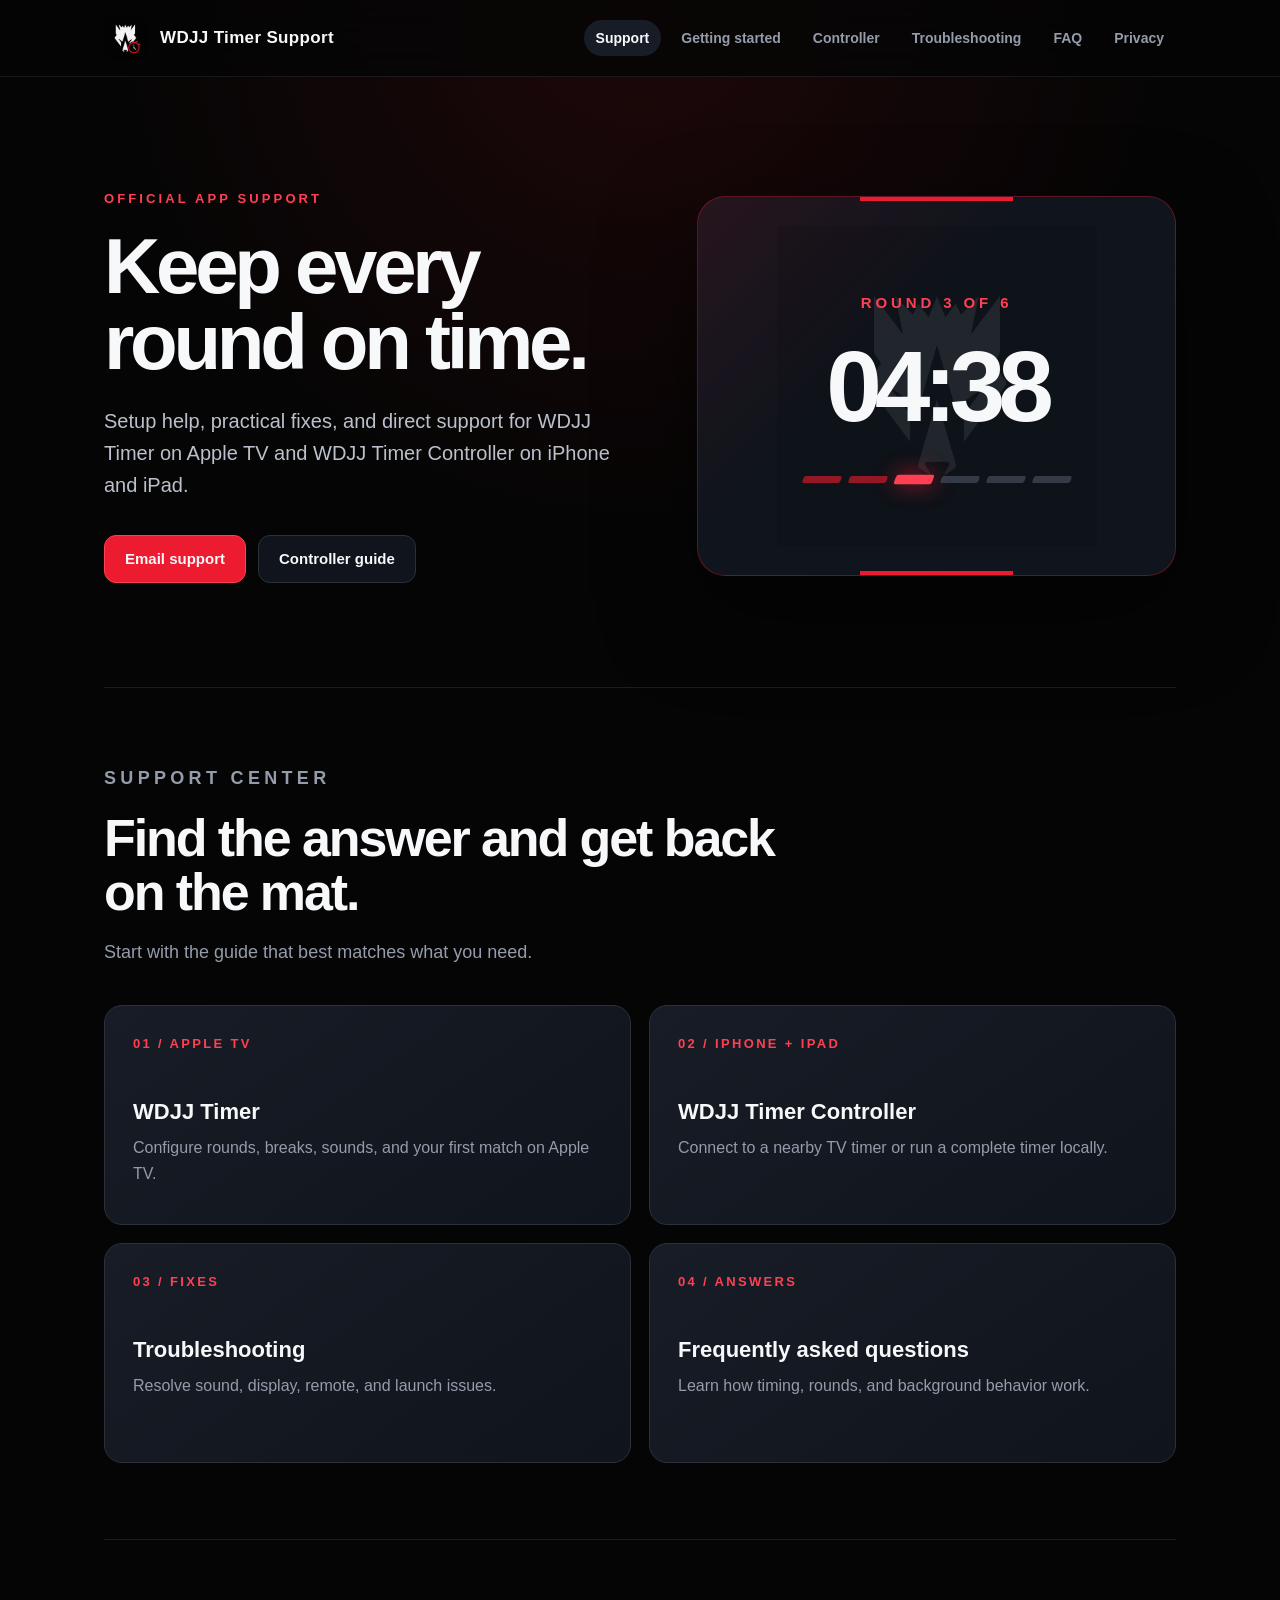
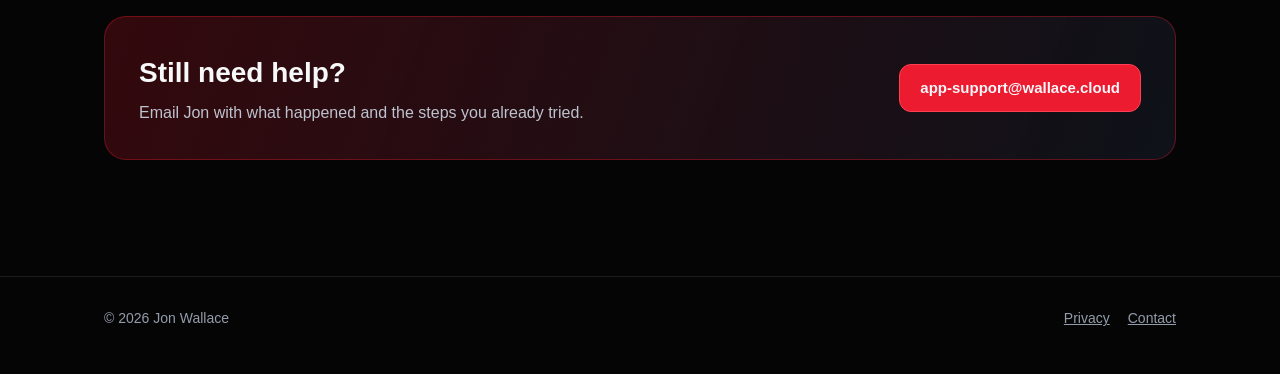
<file: index.html>
<!doctype html>
<html lang="en">
  <head>
    <meta charset="utf-8">
    <meta name="viewport" content="width=device-width, initial-scale=1">
    <meta name="description" content="Official support for WDJJ Timer on Apple TV and WDJJ Timer Controller for iPhone and iPad.">
    <meta name="theme-color" content="#050505">
    <title>WDJJ Timer Support</title>
    <link rel="icon" href="assets/app-icon.png">
    <link rel="stylesheet" href="styles.css">
  </head>
  <body>
    <header class="site-header">
      <nav class="nav" aria-label="Primary navigation">
        <a class="brand" href="index.html"><img src="assets/app-icon.png" alt="">WDJJ Timer Support</a>
        <div class="nav-links">
          <a aria-current="page" href="index.html">Support</a>
          <a href="getting-started.html">Getting started</a>
          <a href="controller.html">Controller</a>
          <a href="troubleshooting.html">Troubleshooting</a>
          <a href="faq.html">FAQ</a>
          <a href="privacy.html">Privacy</a>
        </div>
      </nav>
    </header>
    <main>
      <section class="hero">
        <div>
          <p class="eyebrow">Official app support</p>
          <h1>Keep every round on time.</h1>
          <p class="hero-copy">Setup help, practical fixes, and direct support for WDJJ Timer on Apple TV and WDJJ Timer Controller on iPhone and iPad.</p>
          <div class="actions">
            <a class="button" href="mailto:app-support@wallace.cloud?subject=WDJJ%20Timer%20Support">Email support</a>
            <a class="button secondary" href="controller.html">Controller guide</a>
          </div>
        </div>
        <div class="timer-panel" aria-label="WDJJ Timer preview showing round three of six with four minutes and thirty-eight seconds remaining">
          <img class="timer-mark" src="assets/wolves-mark.png" alt="">
          <div class="timer-round">ROUND 3 OF 6</div>
          <div class="timer-value">04:38</div>
          <div class="timer-bars" aria-hidden="true">
            <span class="done"></span><span class="done"></span><span class="current"></span><span></span><span></span><span></span>
          </div>
        </div>
      </section>

      <section class="section">
        <div class="section-heading">
          <p class="eyebrow">Support center</p>
          <h2>Find the answer and get back on the mat.</h2>
          <p>Start with the guide that best matches what you need.</p>
        </div>
        <div class="card-grid">
          <a class="card" href="getting-started.html">
            <span class="card-number">01 / APPLE TV</span>
            <h3>WDJJ Timer</h3>
            <p>Configure rounds, breaks, sounds, and your first match on Apple TV.</p>
          </a>
          <a class="card" href="controller.html">
            <span class="card-number">02 / IPHONE + IPAD</span>
            <h3>WDJJ Timer Controller</h3>
            <p>Connect to a nearby TV timer or run a complete timer locally.</p>
          </a>
          <a class="card" href="troubleshooting.html">
            <span class="card-number">03 / FIXES</span>
            <h3>Troubleshooting</h3>
            <p>Resolve sound, display, remote, and launch issues.</p>
          </a>
          <a class="card" href="faq.html">
            <span class="card-number">04 / ANSWERS</span>
            <h3>Frequently asked questions</h3>
            <p>Learn how timing, rounds, and background behavior work.</p>
          </a>
        </div>
      </section>

      <section class="section">
        <div class="support-strip">
          <div>
            <h2>Still need help?</h2>
            <p>Email Jon with what happened and the steps you already tried.</p>
          </div>
          <a class="button" href="mailto:app-support@wallace.cloud?subject=WDJJ%20Timer%20Support">app-support@wallace.cloud</a>
        </div>
      </section>
    </main>
    <footer class="site-footer">
      <div class="footer-inner">
        <span>© 2026 Jon Wallace</span>
        <div class="footer-links"><a href="privacy.html">Privacy</a><a href="mailto:app-support@wallace.cloud?subject=WDJJ%20Timer%20Support">Contact</a></div>
      </div>
    </footer>
  </body>
</html>
</file>
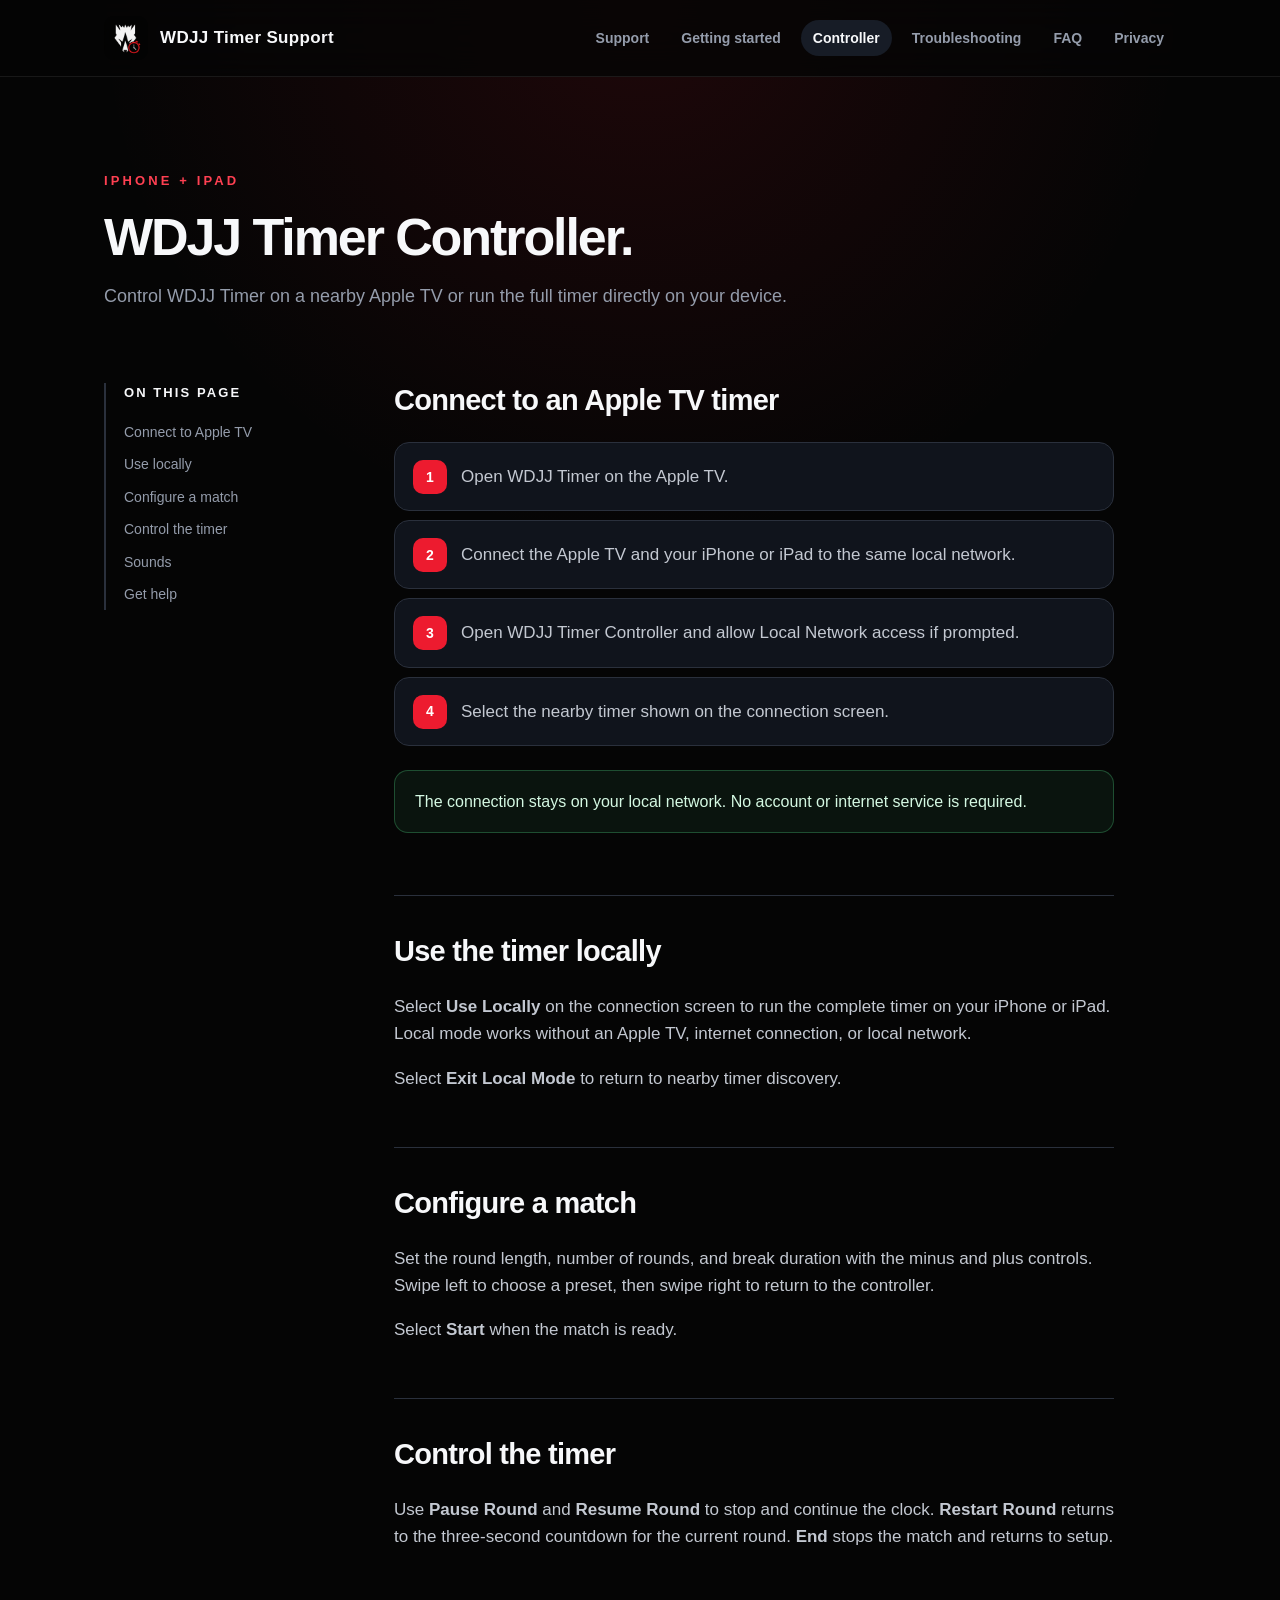
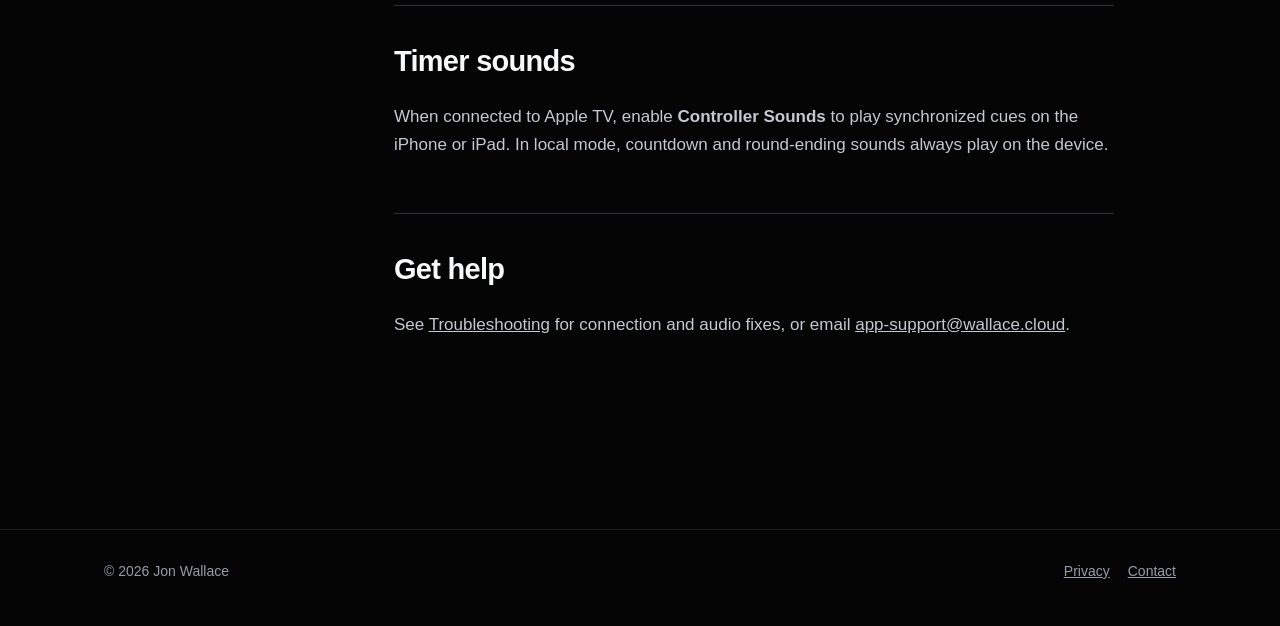
<file: controller.html>
<!doctype html>
<html lang="en">
  <head>
    <meta charset="utf-8">
    <meta name="viewport" content="width=device-width, initial-scale=1">
    <meta name="description" content="Set up and use WDJJ Timer Controller on iPhone and iPad.">
    <meta name="theme-color" content="#050505">
    <title>WDJJ Timer Controller · WDJJ Timer Support</title>
    <link rel="icon" href="assets/app-icon.png">
    <link rel="stylesheet" href="styles.css">
  </head>
  <body>
    <header class="site-header"><nav class="nav" aria-label="Primary navigation"><a class="brand" href="index.html"><img src="assets/app-icon.png" alt="">WDJJ Timer Support</a><div class="nav-links"><a href="index.html">Support</a><a href="getting-started.html">Getting started</a><a aria-current="page" href="controller.html">Controller</a><a href="troubleshooting.html">Troubleshooting</a><a href="faq.html">FAQ</a><a href="privacy.html">Privacy</a></div></nav></header>
    <main>
      <div class="page-intro"><p class="eyebrow">iPhone + iPad</p><h1>WDJJ Timer Controller.</h1><p class="lead">Control WDJJ Timer on a nearby Apple TV or run the full timer directly on your device.</p></div>
      <div class="content-layout">
        <aside class="toc"><strong>On this page</strong><a href="#connect">Connect to Apple TV</a><a href="#local">Use locally</a><a href="#configure">Configure a match</a><a href="#control">Control the timer</a><a href="#sounds">Sounds</a><a href="#help">Get help</a></aside>
        <article class="prose">
          <section id="connect"><h2>Connect to an Apple TV timer</h2><ol class="steps"><li>Open WDJJ Timer on the Apple TV.</li><li>Connect the Apple TV and your iPhone or iPad to the same local network.</li><li>Open WDJJ Timer Controller and allow Local Network access if prompted.</li><li>Select the nearby timer shown on the connection screen.</li></ol><div class="callout">The connection stays on your local network. No account or internet service is required.</div></section>
          <section id="local"><h2>Use the timer locally</h2><p>Select <strong>Use Locally</strong> on the connection screen to run the complete timer on your iPhone or iPad. Local mode works without an Apple TV, internet connection, or local network.</p><p>Select <strong>Exit Local Mode</strong> to return to nearby timer discovery.</p></section>
          <section id="configure"><h2>Configure a match</h2><p>Set the round length, number of rounds, and break duration with the minus and plus controls. Swipe left to choose a preset, then swipe right to return to the controller.</p><p>Select <strong>Start</strong> when the match is ready.</p></section>
          <section id="control"><h2>Control the timer</h2><p>Use <strong>Pause Round</strong> and <strong>Resume Round</strong> to stop and continue the clock. <strong>Restart Round</strong> returns to the three-second countdown for the current round. <strong>End</strong> stops the match and returns to setup.</p></section>
          <section id="sounds"><h2>Timer sounds</h2><p>When connected to Apple TV, enable <strong>Controller Sounds</strong> to play synchronized cues on the iPhone or iPad. In local mode, countdown and round-ending sounds always play on the device.</p></section>
          <section id="help"><h2>Get help</h2><p>See <a href="troubleshooting.html">Troubleshooting</a> for connection and audio fixes, or email <a href="mailto:app-support@wallace.cloud?subject=WDJJ%20Timer%20Controller%20Support">app-support@wallace.cloud</a>.</p></section>
        </article>
      </div>
    </main>
    <footer class="site-footer"><div class="footer-inner"><span>© 2026 Jon Wallace</span><div class="footer-links"><a href="privacy.html">Privacy</a><a href="mailto:app-support@wallace.cloud?subject=WDJJ%20Timer%20Controller%20Support">Contact</a></div></div></footer>
  </body>
</html>
</file>
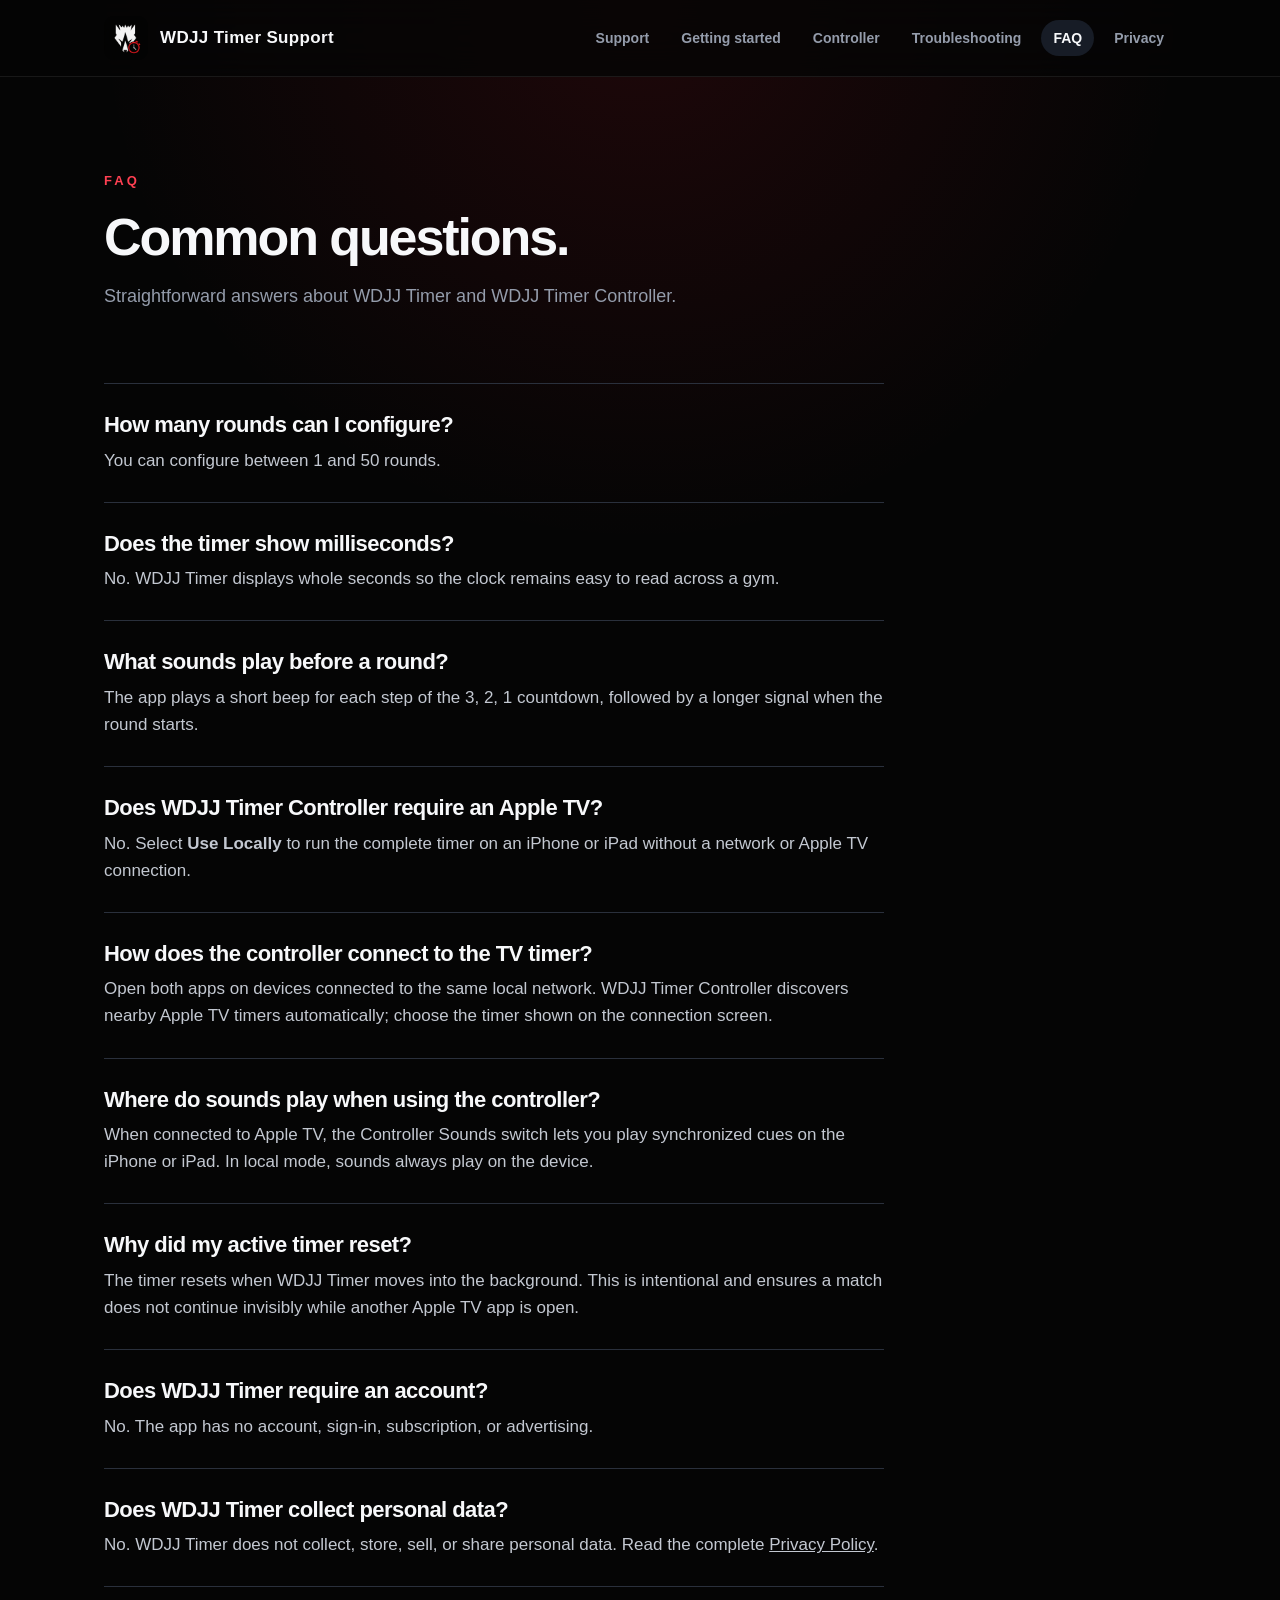
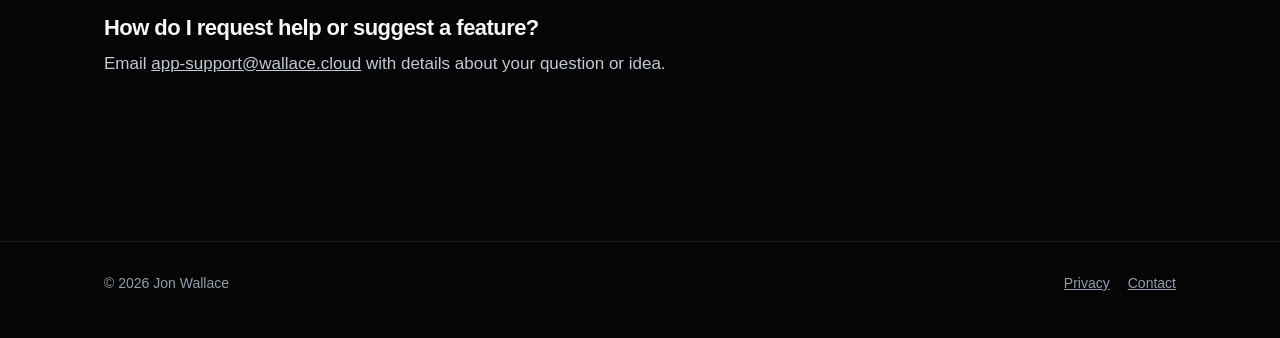
<file: faq.html>
<!doctype html>
<html lang="en">
  <head>
    <meta charset="utf-8">
    <meta name="viewport" content="width=device-width, initial-scale=1">
    <meta name="description" content="Frequently asked questions about WDJJ Timer and WDJJ Timer Controller.">
    <meta name="theme-color" content="#050505">
    <title>FAQ · WDJJ Timer Support</title>
    <link rel="icon" href="assets/app-icon.png">
    <link rel="stylesheet" href="styles.css">
  </head>
  <body>
    <header class="site-header"><nav class="nav" aria-label="Primary navigation"><a class="brand" href="index.html"><img src="assets/app-icon.png" alt="">WDJJ Timer Support</a><div class="nav-links"><a href="index.html">Support</a><a href="getting-started.html">Getting started</a><a href="controller.html">Controller</a><a href="troubleshooting.html">Troubleshooting</a><a aria-current="page" href="faq.html">FAQ</a><a href="privacy.html">Privacy</a></div></nav></header>
    <main>
      <div class="page-intro"><p class="eyebrow">FAQ</p><h1>Common questions.</h1><p class="lead">Straightforward answers about WDJJ Timer and WDJJ Timer Controller.</p></div>
      <article class="prose" style="max-width: 780px; padding-bottom: 96px">
        <div class="faq-item"><h2>How many rounds can I configure?</h2><p>You can configure between 1 and 50 rounds.</p></div>
        <div class="faq-item"><h2>Does the timer show milliseconds?</h2><p>No. WDJJ Timer displays whole seconds so the clock remains easy to read across a gym.</p></div>
        <div class="faq-item"><h2>What sounds play before a round?</h2><p>The app plays a short beep for each step of the 3, 2, 1 countdown, followed by a longer signal when the round starts.</p></div>
        <div class="faq-item"><h2>Does WDJJ Timer Controller require an Apple TV?</h2><p>No. Select <strong>Use Locally</strong> to run the complete timer on an iPhone or iPad without a network or Apple TV connection.</p></div>
        <div class="faq-item"><h2>How does the controller connect to the TV timer?</h2><p>Open both apps on devices connected to the same local network. WDJJ Timer Controller discovers nearby Apple TV timers automatically; choose the timer shown on the connection screen.</p></div>
        <div class="faq-item"><h2>Where do sounds play when using the controller?</h2><p>When connected to Apple TV, the Controller Sounds switch lets you play synchronized cues on the iPhone or iPad. In local mode, sounds always play on the device.</p></div>
        <div class="faq-item"><h2>Why did my active timer reset?</h2><p>The timer resets when WDJJ Timer moves into the background. This is intentional and ensures a match does not continue invisibly while another Apple TV app is open.</p></div>
        <div class="faq-item"><h2>Does WDJJ Timer require an account?</h2><p>No. The app has no account, sign-in, subscription, or advertising.</p></div>
        <div class="faq-item"><h2>Does WDJJ Timer collect personal data?</h2><p>No. WDJJ Timer does not collect, store, sell, or share personal data. Read the complete <a href="privacy.html">Privacy Policy</a>.</p></div>
        <div class="faq-item"><h2>How do I request help or suggest a feature?</h2><p>Email <a href="mailto:app-support@wallace.cloud?subject=WDJJ%20Timer%20Support">app-support@wallace.cloud</a> with details about your question or idea.</p></div>
      </article>
    </main>
    <footer class="site-footer"><div class="footer-inner"><span>© 2026 Jon Wallace</span><div class="footer-links"><a href="privacy.html">Privacy</a><a href="mailto:app-support@wallace.cloud?subject=WDJJ%20Timer%20Support">Contact</a></div></div></footer>
  </body>
</html>
</file>
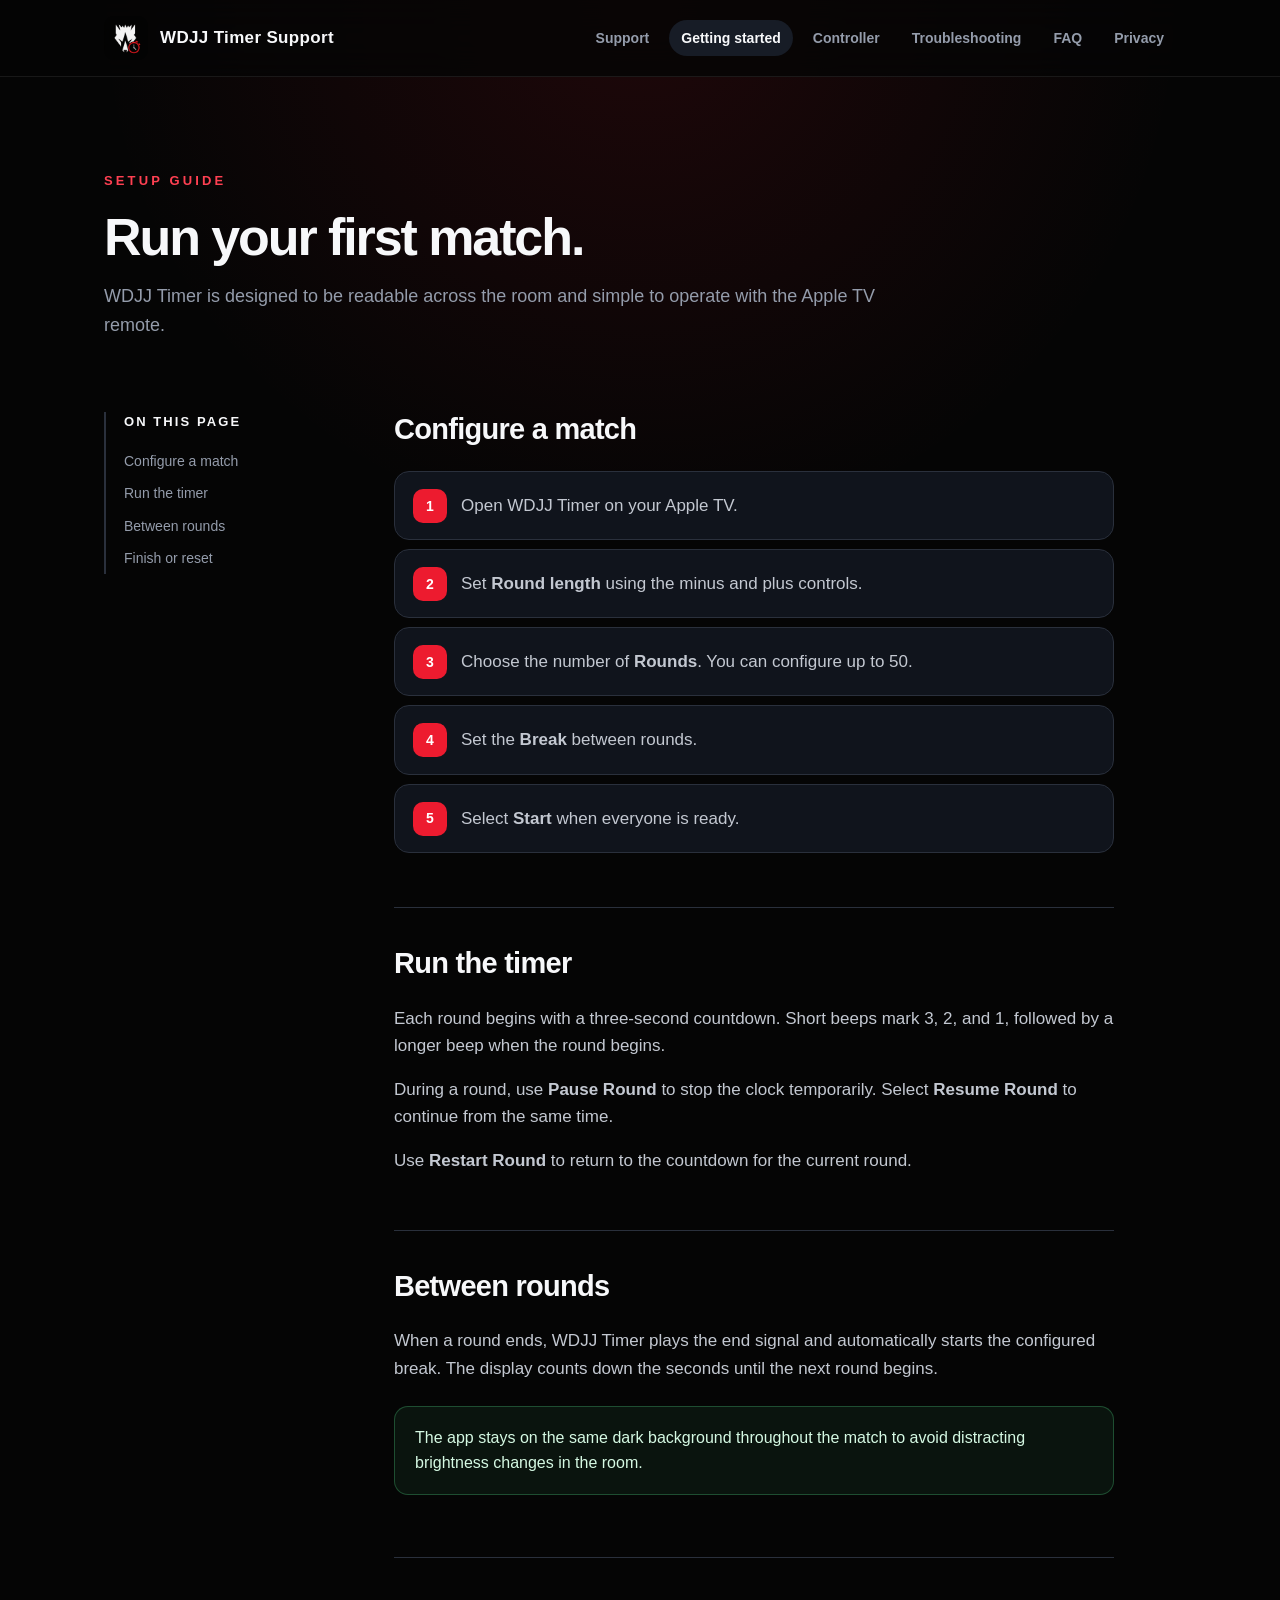
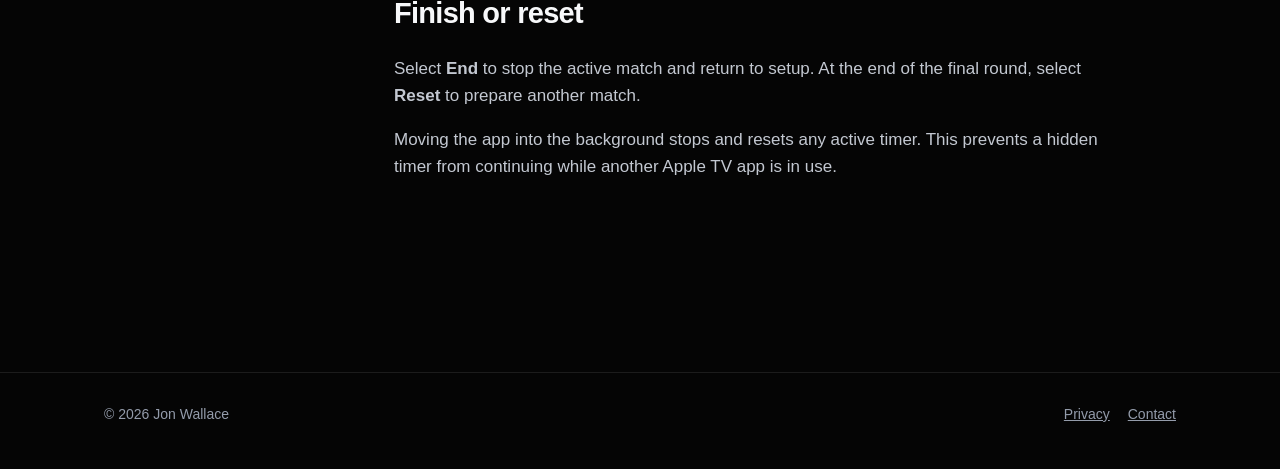
<file: getting-started.html>
<!doctype html>
<html lang="en">
  <head>
    <meta charset="utf-8">
    <meta name="viewport" content="width=device-width, initial-scale=1">
    <meta name="description" content="Set up and run matches with WDJJ Timer on Apple TV.">
    <meta name="theme-color" content="#050505">
    <title>Getting Started · WDJJ Timer Support</title>
    <link rel="icon" href="assets/app-icon.png">
    <link rel="stylesheet" href="styles.css">
  </head>
  <body>
    <header class="site-header"><nav class="nav" aria-label="Primary navigation"><a class="brand" href="index.html"><img src="assets/app-icon.png" alt="">WDJJ Timer Support</a><div class="nav-links"><a href="index.html">Support</a><a aria-current="page" href="getting-started.html">Getting started</a><a href="controller.html">Controller</a><a href="troubleshooting.html">Troubleshooting</a><a href="faq.html">FAQ</a><a href="privacy.html">Privacy</a></div></nav></header>
    <main>
      <div class="page-intro"><p class="eyebrow">Setup guide</p><h1>Run your first match.</h1><p class="lead">WDJJ Timer is designed to be readable across the room and simple to operate with the Apple TV remote.</p></div>
      <div class="content-layout">
        <aside class="toc"><strong>On this page</strong><a href="#configure">Configure a match</a><a href="#run">Run the timer</a><a href="#breaks">Between rounds</a><a href="#finish">Finish or reset</a></aside>
        <article class="prose">
          <section id="configure"><h2>Configure a match</h2><ol class="steps"><li>Open WDJJ Timer on your Apple TV.</li><li>Set <strong>Round length</strong> using the minus and plus controls.</li><li>Choose the number of <strong>Rounds</strong>. You can configure up to 50.</li><li>Set the <strong>Break</strong> between rounds.</li><li>Select <strong>Start</strong> when everyone is ready.</li></ol></section>
          <section id="run"><h2>Run the timer</h2><p>Each round begins with a three-second countdown. Short beeps mark 3, 2, and 1, followed by a longer beep when the round begins.</p><p>During a round, use <strong>Pause Round</strong> to stop the clock temporarily. Select <strong>Resume Round</strong> to continue from the same time.</p><p>Use <strong>Restart Round</strong> to return to the countdown for the current round.</p></section>
          <section id="breaks"><h2>Between rounds</h2><p>When a round ends, WDJJ Timer plays the end signal and automatically starts the configured break. The display counts down the seconds until the next round begins.</p><div class="callout">The app stays on the same dark background throughout the match to avoid distracting brightness changes in the room.</div></section>
          <section id="finish"><h2>Finish or reset</h2><p>Select <strong>End</strong> to stop the active match and return to setup. At the end of the final round, select <strong>Reset</strong> to prepare another match.</p><p>Moving the app into the background stops and resets any active timer. This prevents a hidden timer from continuing while another Apple TV app is in use.</p></section>
        </article>
      </div>
    </main>
    <footer class="site-footer"><div class="footer-inner"><span>© 2026 Jon Wallace</span><div class="footer-links"><a href="privacy.html">Privacy</a><a href="mailto:app-support@wallace.cloud?subject=WDJJ%20Timer%20Support">Contact</a></div></div></footer>
  </body>
</html>
</file>
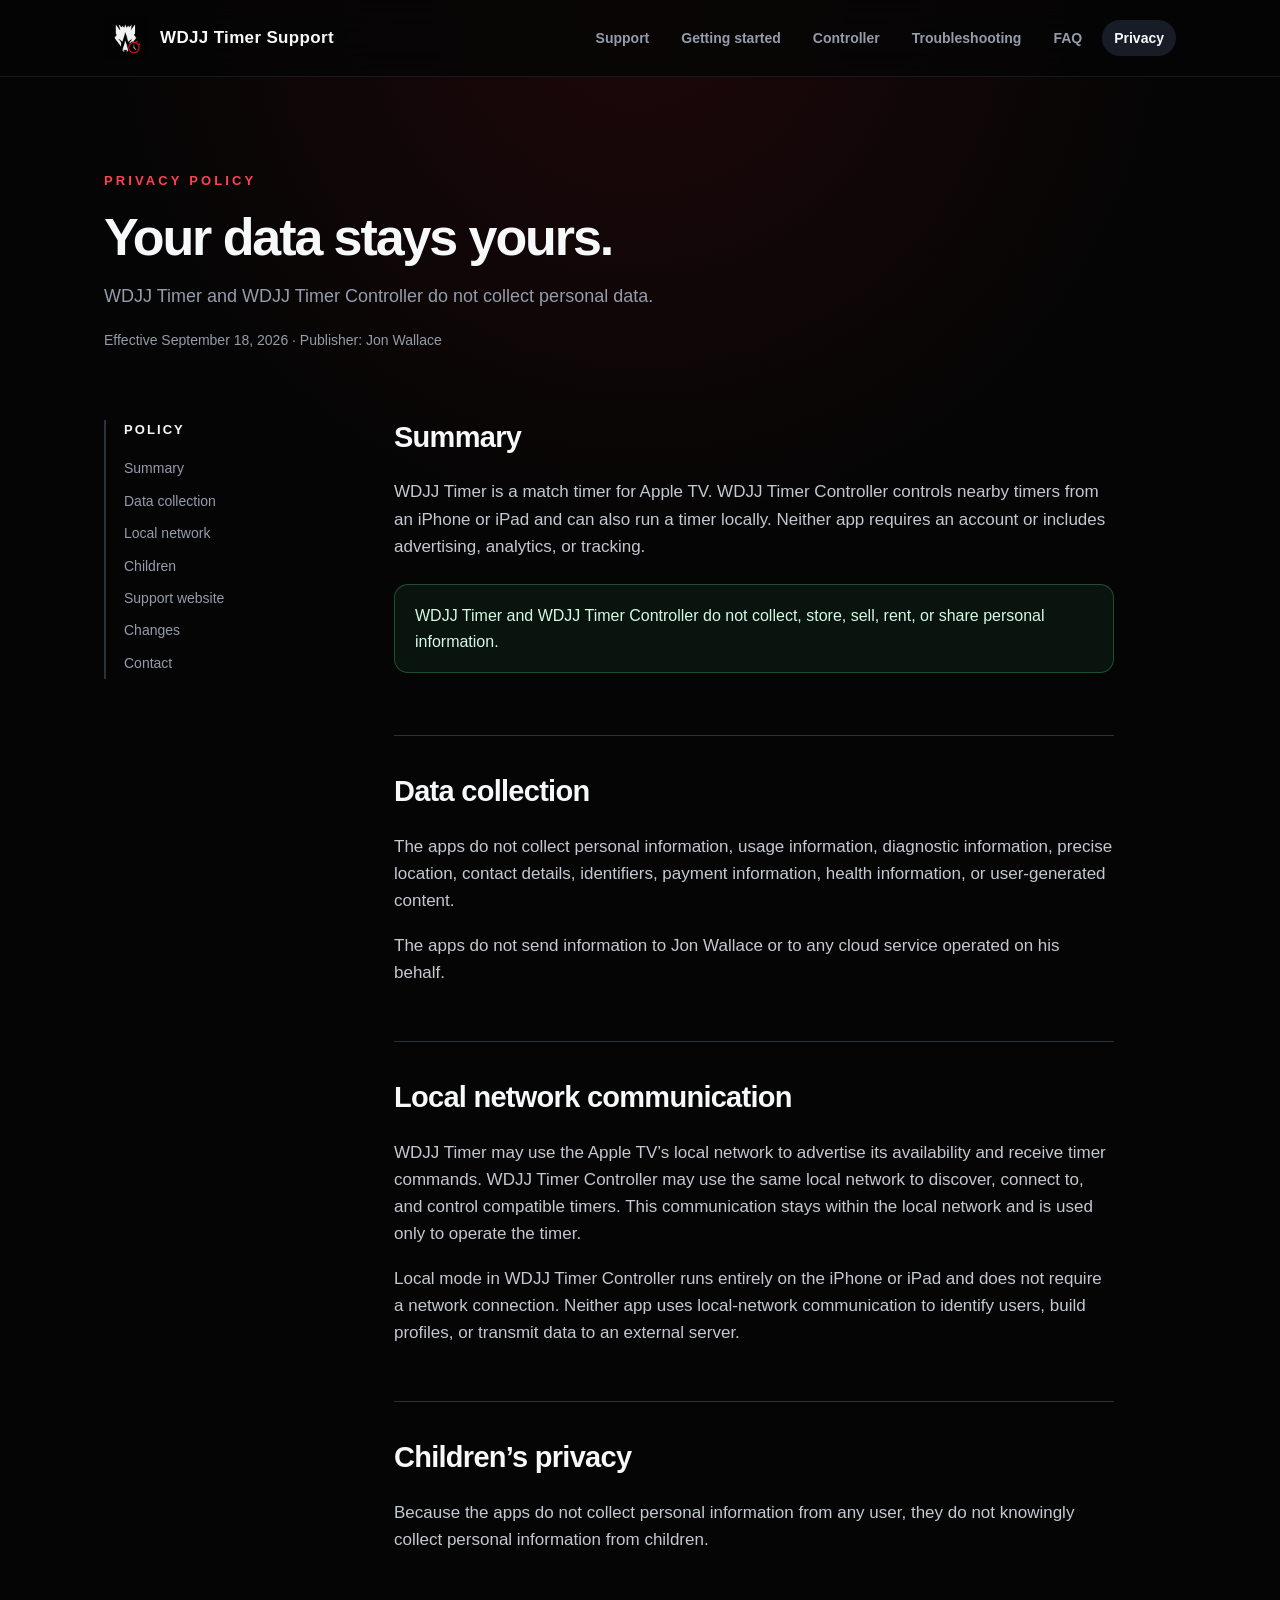
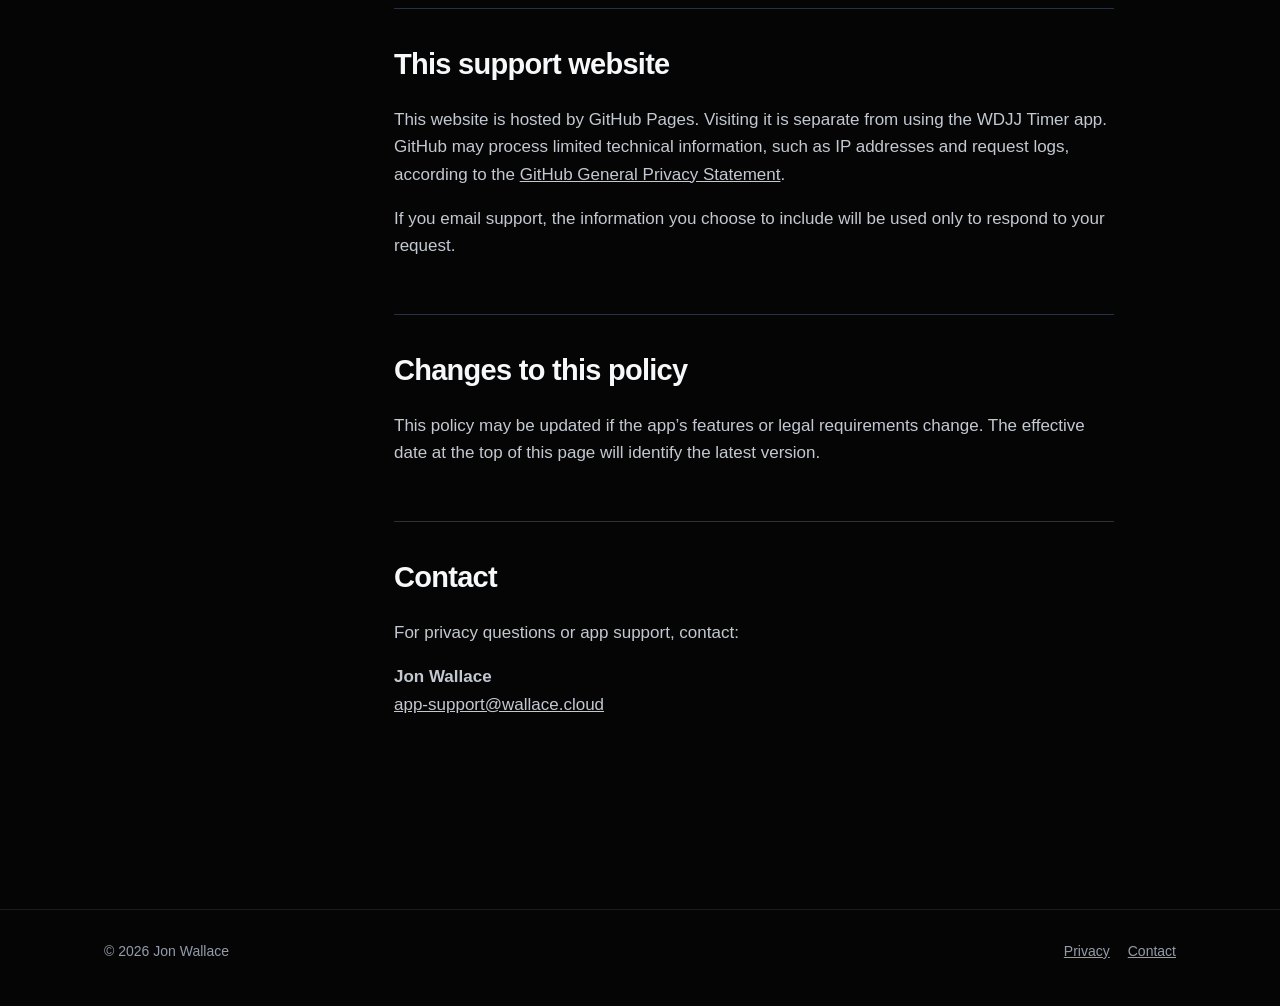
<file: privacy.html>
<!doctype html>
<html lang="en">
  <head>
    <meta charset="utf-8">
    <meta name="viewport" content="width=device-width, initial-scale=1">
    <meta name="description" content="Privacy Policy for WDJJ Timer and WDJJ Timer Controller by Jon Wallace.">
    <meta name="theme-color" content="#050505">
    <title>Privacy Policy · WDJJ Timer Support</title>
    <link rel="icon" href="assets/app-icon.png">
    <link rel="stylesheet" href="styles.css">
  </head>
  <body>
    <header class="site-header"><nav class="nav" aria-label="Primary navigation"><a class="brand" href="index.html"><img src="assets/app-icon.png" alt="">WDJJ Timer Support</a><div class="nav-links"><a href="index.html">Support</a><a href="getting-started.html">Getting started</a><a href="controller.html">Controller</a><a href="troubleshooting.html">Troubleshooting</a><a href="faq.html">FAQ</a><a aria-current="page" href="privacy.html">Privacy</a></div></nav></header>
    <main>
      <div class="page-intro"><p class="eyebrow">Privacy Policy</p><h1>Your data stays yours.</h1><p class="lead">WDJJ Timer and WDJJ Timer Controller do not collect personal data.</p><p class="meta">Effective September 18, 2026 · Publisher: Jon Wallace</p></div>
      <div class="content-layout">
        <aside class="toc"><strong>Policy</strong><a href="#summary">Summary</a><a href="#collection">Data collection</a><a href="#network">Local network</a><a href="#children">Children</a><a href="#website">Support website</a><a href="#changes">Changes</a><a href="#contact">Contact</a></aside>
        <article class="prose">
          <section id="summary"><h2>Summary</h2><p>WDJJ Timer is a match timer for Apple TV. WDJJ Timer Controller controls nearby timers from an iPhone or iPad and can also run a timer locally. Neither app requires an account or includes advertising, analytics, or tracking.</p><div class="callout">WDJJ Timer and WDJJ Timer Controller do not collect, store, sell, rent, or share personal information.</div></section>
          <section id="collection"><h2>Data collection</h2><p>The apps do not collect personal information, usage information, diagnostic information, precise location, contact details, identifiers, payment information, health information, or user-generated content.</p><p>The apps do not send information to Jon Wallace or to any cloud service operated on his behalf.</p></section>
          <section id="network"><h2>Local network communication</h2><p>WDJJ Timer may use the Apple TV’s local network to advertise its availability and receive timer commands. WDJJ Timer Controller may use the same local network to discover, connect to, and control compatible timers. This communication stays within the local network and is used only to operate the timer.</p><p>Local mode in WDJJ Timer Controller runs entirely on the iPhone or iPad and does not require a network connection. Neither app uses local-network communication to identify users, build profiles, or transmit data to an external server.</p></section>
          <section id="children"><h2>Children’s privacy</h2><p>Because the apps do not collect personal information from any user, they do not knowingly collect personal information from children.</p></section>
          <section id="website"><h2>This support website</h2><p>This website is hosted by GitHub Pages. Visiting it is separate from using the WDJJ Timer app. GitHub may process limited technical information, such as IP addresses and request logs, according to the <a href="https://docs.github.com/en/site-policy/privacy-policies/github-general-privacy-statement">GitHub General Privacy Statement</a>.</p><p>If you email support, the information you choose to include will be used only to respond to your request.</p></section>
          <section id="changes"><h2>Changes to this policy</h2><p>This policy may be updated if the app’s features or legal requirements change. The effective date at the top of this page will identify the latest version.</p></section>
          <section id="contact"><h2>Contact</h2><p>For privacy questions or app support, contact:</p><p><strong>Jon Wallace</strong><br><a href="mailto:app-support@wallace.cloud?subject=WDJJ%20Timer%20Privacy">app-support@wallace.cloud</a></p></section>
        </article>
      </div>
    </main>
    <footer class="site-footer"><div class="footer-inner"><span>© 2026 Jon Wallace</span><div class="footer-links"><a href="privacy.html">Privacy</a><a href="mailto:app-support@wallace.cloud?subject=WDJJ%20Timer%20Support">Contact</a></div></div></footer>
  </body>
</html>
</file>
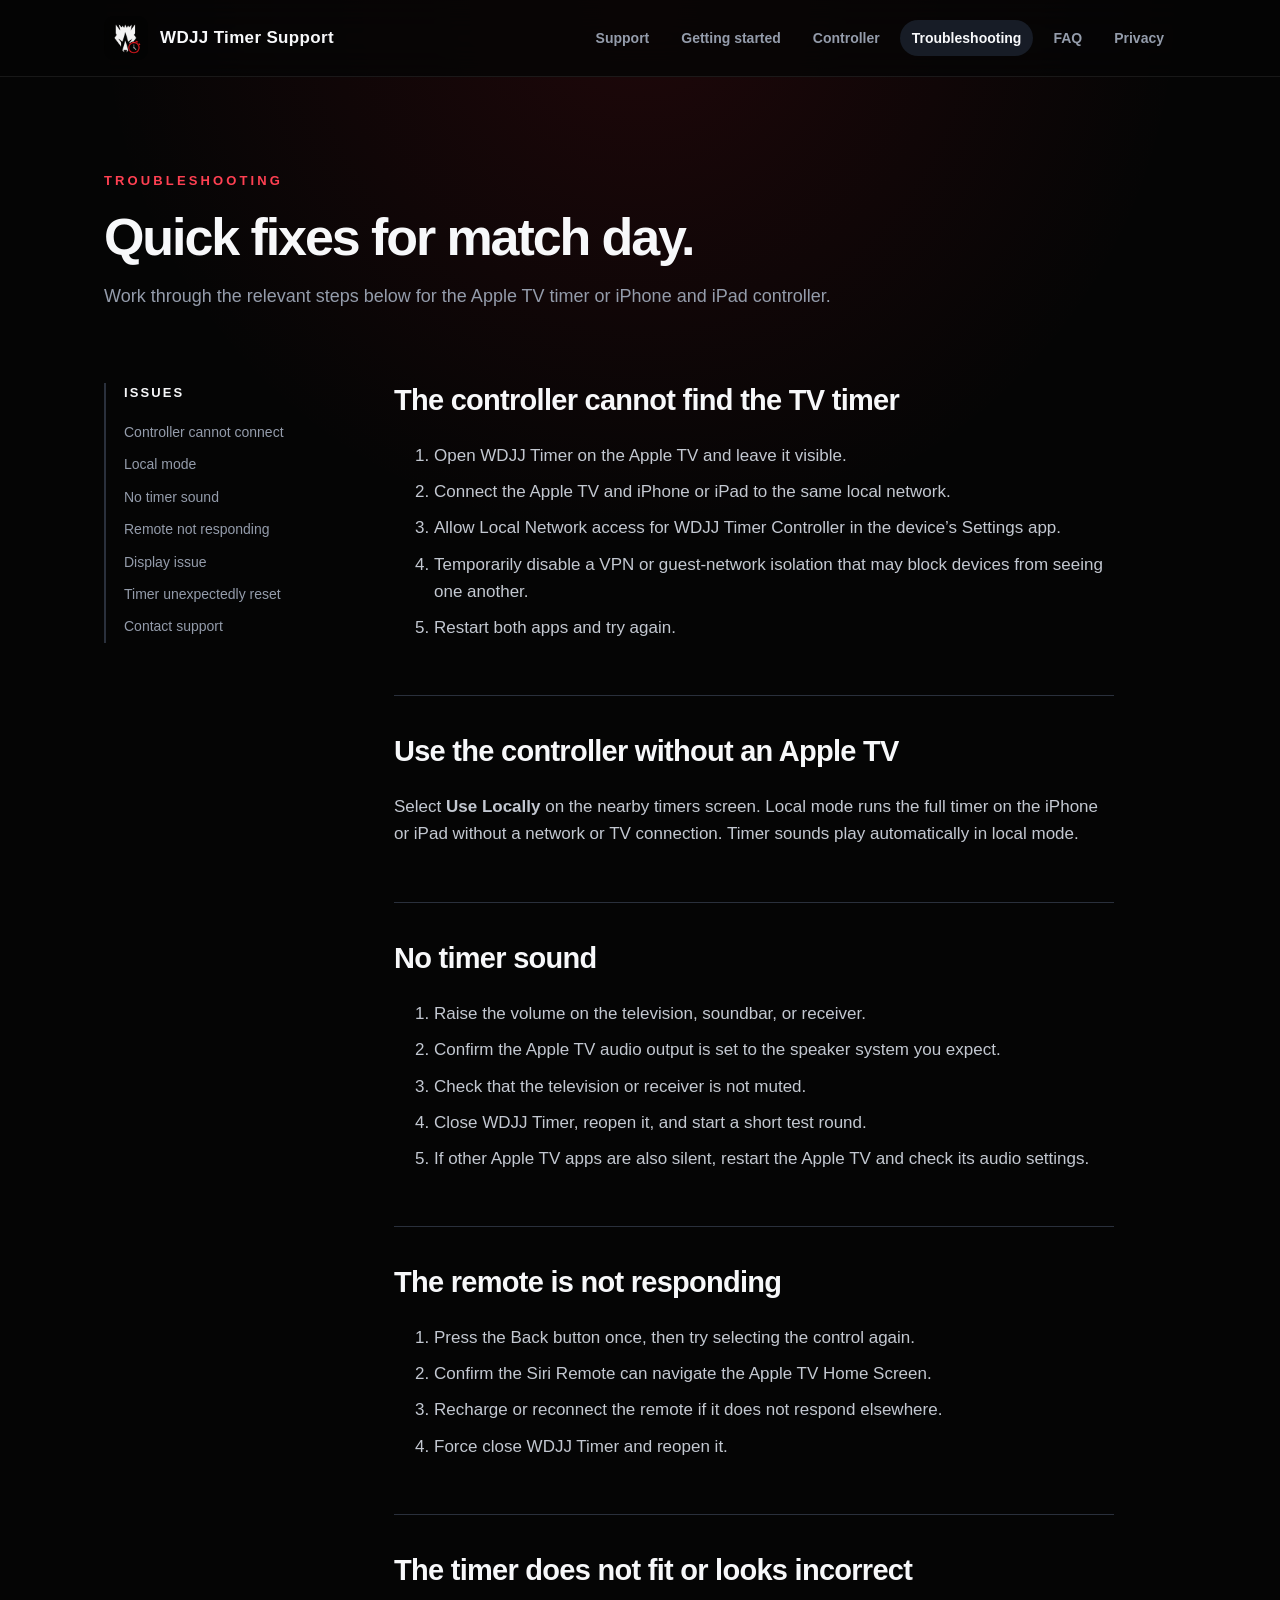
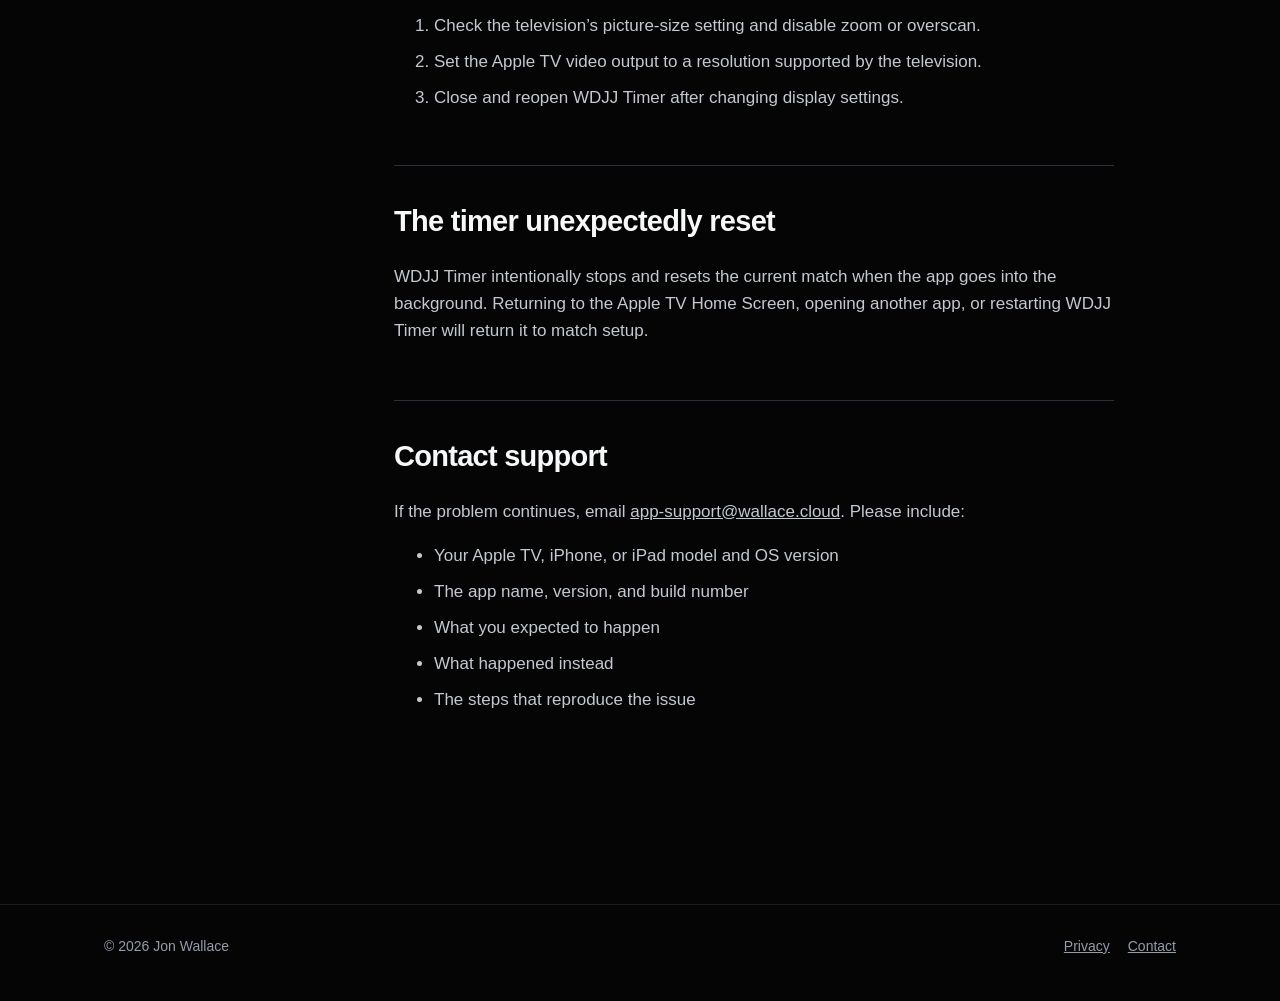
<file: troubleshooting.html>
<!doctype html>
<html lang="en">
  <head>
    <meta charset="utf-8">
    <meta name="viewport" content="width=device-width, initial-scale=1">
    <meta name="description" content="Troubleshoot WDJJ Timer and WDJJ Timer Controller connection, sound, display, remote, and launch issues.">
    <meta name="theme-color" content="#050505">
    <title>Troubleshooting · WDJJ Timer Support</title>
    <link rel="icon" href="assets/app-icon.png">
    <link rel="stylesheet" href="styles.css">
  </head>
  <body>
    <header class="site-header"><nav class="nav" aria-label="Primary navigation"><a class="brand" href="index.html"><img src="assets/app-icon.png" alt="">WDJJ Timer Support</a><div class="nav-links"><a href="index.html">Support</a><a href="getting-started.html">Getting started</a><a href="controller.html">Controller</a><a aria-current="page" href="troubleshooting.html">Troubleshooting</a><a href="faq.html">FAQ</a><a href="privacy.html">Privacy</a></div></nav></header>
    <main>
      <div class="page-intro"><p class="eyebrow">Troubleshooting</p><h1>Quick fixes for match day.</h1><p class="lead">Work through the relevant steps below for the Apple TV timer or iPhone and iPad controller.</p></div>
      <div class="content-layout">
        <aside class="toc"><strong>Issues</strong><a href="#connect">Controller cannot connect</a><a href="#local">Local mode</a><a href="#sound">No timer sound</a><a href="#remote">Remote not responding</a><a href="#display">Display issue</a><a href="#reset">Timer unexpectedly reset</a><a href="#contact">Contact support</a></aside>
        <article class="prose">
          <section id="connect"><h2>The controller cannot find the TV timer</h2><ol><li>Open WDJJ Timer on the Apple TV and leave it visible.</li><li>Connect the Apple TV and iPhone or iPad to the same local network.</li><li>Allow Local Network access for WDJJ Timer Controller in the device’s Settings app.</li><li>Temporarily disable a VPN or guest-network isolation that may block devices from seeing one another.</li><li>Restart both apps and try again.</li></ol></section>
          <section id="local"><h2>Use the controller without an Apple TV</h2><p>Select <strong>Use Locally</strong> on the nearby timers screen. Local mode runs the full timer on the iPhone or iPad without a network or TV connection. Timer sounds play automatically in local mode.</p></section>
          <section id="sound"><h2>No timer sound</h2><ol><li>Raise the volume on the television, soundbar, or receiver.</li><li>Confirm the Apple TV audio output is set to the speaker system you expect.</li><li>Check that the television or receiver is not muted.</li><li>Close WDJJ Timer, reopen it, and start a short test round.</li><li>If other Apple TV apps are also silent, restart the Apple TV and check its audio settings.</li></ol></section>
          <section id="remote"><h2>The remote is not responding</h2><ol><li>Press the Back button once, then try selecting the control again.</li><li>Confirm the Siri Remote can navigate the Apple TV Home Screen.</li><li>Recharge or reconnect the remote if it does not respond elsewhere.</li><li>Force close WDJJ Timer and reopen it.</li></ol></section>
          <section id="display"><h2>The timer does not fit or looks incorrect</h2><ol><li>Check the television’s picture-size setting and disable zoom or overscan.</li><li>Set the Apple TV video output to a resolution supported by the television.</li><li>Close and reopen WDJJ Timer after changing display settings.</li></ol></section>
          <section id="reset"><h2>The timer unexpectedly reset</h2><p>WDJJ Timer intentionally stops and resets the current match when the app goes into the background. Returning to the Apple TV Home Screen, opening another app, or restarting WDJJ Timer will return it to match setup.</p></section>
          <section id="contact"><h2>Contact support</h2><p>If the problem continues, email <a href="mailto:app-support@wallace.cloud?subject=WDJJ%20Timer%20Support">app-support@wallace.cloud</a>. Please include:</p><ul><li>Your Apple TV, iPhone, or iPad model and OS version</li><li>The app name, version, and build number</li><li>What you expected to happen</li><li>What happened instead</li><li>The steps that reproduce the issue</li></ul></section>
        </article>
      </div>
    </main>
    <footer class="site-footer"><div class="footer-inner"><span>© 2026 Jon Wallace</span><div class="footer-links"><a href="privacy.html">Privacy</a><a href="mailto:app-support@wallace.cloud?subject=WDJJ%20Timer%20Support">Contact</a></div></div></footer>
  </body>
</html>
</file>
<file: styles.css>
:root {
  color-scheme: dark;
  --bg: #050505;
  --surface: #10141c;
  --surface-strong: #171c26;
  --line: #2a303c;
  --muted: #949cab;
  --text: #f7f8fa;
  --red: #ed1b2f;
  --red-bright: #ff4052;
  --green: #54e08b;
  --max: 1120px;
}

* {
  box-sizing: border-box;
}

html {
  scroll-behavior: smooth;
}

body {
  background:
    radial-gradient(circle at 50% 0%, rgba(237, 27, 47, 0.11), transparent 34rem),
    var(--bg);
  color: var(--text);
  font-family: -apple-system, BlinkMacSystemFont, "Segoe UI", sans-serif;
  line-height: 1.6;
  margin: 0;
  min-height: 100vh;
}

a {
  color: inherit;
}

.site-header {
  backdrop-filter: blur(18px);
  background: rgba(5, 5, 5, 0.82);
  border-bottom: 1px solid rgba(255, 255, 255, 0.08);
  position: sticky;
  top: 0;
  z-index: 10;
}

.nav {
  align-items: center;
  display: flex;
  gap: 28px;
  justify-content: space-between;
  margin: 0 auto;
  max-width: var(--max);
  min-height: 76px;
  padding: 12px 24px;
}

.brand {
  align-items: center;
  display: inline-flex;
  font-size: 17px;
  font-weight: 800;
  gap: 12px;
  letter-spacing: 0.02em;
  text-decoration: none;
}

.brand img {
  border-radius: 11px;
  height: 44px;
  width: 44px;
}

.nav-links {
  align-items: center;
  display: flex;
  flex-wrap: wrap;
  gap: 8px;
  justify-content: flex-end;
}

.nav-links a {
  border-radius: 999px;
  color: var(--muted);
  font-size: 14px;
  font-weight: 700;
  padding: 7px 12px;
  text-decoration: none;
}

.nav-links a:hover,
.nav-links a[aria-current="page"] {
  background: var(--surface-strong);
  color: var(--text);
}

main {
  margin: 0 auto;
  max-width: var(--max);
  padding: 0 24px;
}

.hero {
  align-items: center;
  display: grid;
  gap: 64px;
  grid-template-columns: 1.05fr 0.95fr;
  min-height: 610px;
  padding: 76px 0 68px;
}

.eyebrow {
  color: var(--red-bright);
  font-size: 13px;
  font-weight: 900;
  letter-spacing: 0.24em;
  margin: 0 0 18px;
  text-transform: uppercase;
}

h1,
h2,
h3,
p {
  margin-top: 0;
}

h1 {
  font-size: clamp(44px, 7vw, 78px);
  letter-spacing: -0.055em;
  line-height: 0.98;
  margin-bottom: 24px;
}

.hero-copy {
  color: #bbc1cc;
  font-size: 20px;
  max-width: 590px;
}

.actions {
  display: flex;
  flex-wrap: wrap;
  gap: 12px;
  margin-top: 34px;
}

.button {
  align-items: center;
  background: var(--red);
  border: 1px solid var(--red-bright);
  border-radius: 12px;
  display: inline-flex;
  font-size: 15px;
  font-weight: 850;
  justify-content: center;
  min-height: 48px;
  padding: 0 20px;
  text-decoration: none;
}

.button:hover {
  background: var(--red-bright);
}

.button.secondary {
  background: var(--surface);
  border-color: var(--line);
}

.button.secondary:hover {
  background: var(--surface-strong);
  border-color: #485162;
}

.timer-panel {
  background:
    linear-gradient(135deg, rgba(237, 27, 47, 0.1), transparent 38%),
    var(--surface);
  border: 1px solid rgba(237, 27, 47, 0.35);
  border-radius: 28px;
  box-shadow: 0 35px 90px rgba(0, 0, 0, 0.5);
  min-height: 380px;
  overflow: hidden;
  padding: 46px 34px;
  position: relative;
  text-align: center;
}

.timer-panel::before,
.timer-panel::after {
  background: var(--red);
  content: "";
  height: 4px;
  left: 34%;
  position: absolute;
  right: 34%;
}

.timer-panel::before {
  top: 0;
}

.timer-panel::after {
  bottom: 0;
}

.timer-mark {
  height: 320px;
  left: 50%;
  opacity: 0.08;
  position: absolute;
  top: 50%;
  transform: translate(-50%, -50%);
  width: 320px;
}

.timer-round,
.timer-value,
.timer-bars {
  position: relative;
}

.timer-round {
  color: var(--red-bright);
  font-size: 15px;
  font-weight: 900;
  letter-spacing: 0.26em;
  margin-top: 48px;
}

.timer-value {
  font-size: clamp(68px, 8vw, 100px);
  font-variant-numeric: tabular-nums;
  font-weight: 780;
  letter-spacing: -0.07em;
  line-height: 1.1;
  margin: 16px 0 35px;
}

.timer-bars {
  display: flex;
  gap: 8px;
  justify-content: center;
}

.timer-bars span {
  background: #353b46;
  border-radius: 2px;
  height: 7px;
  transform: skewX(-20deg);
  width: 38px;
}

.timer-bars .done {
  background: rgba(237, 27, 47, 0.6);
}

.timer-bars .current {
  background: var(--red-bright);
  box-shadow: 0 0 18px rgba(237, 27, 47, 0.8);
  transform: skewX(-20deg) scaleY(1.35);
}

.section {
  border-top: 1px solid rgba(255, 255, 255, 0.09);
  padding: 76px 0;
}

.section-heading {
  max-width: 700px;
}

.section-heading h2,
.page-intro h1 {
  font-size: clamp(34px, 5vw, 52px);
  letter-spacing: -0.04em;
  line-height: 1.05;
  margin-bottom: 18px;
}

.section-heading p,
.page-intro .lead {
  color: var(--muted);
  font-size: 18px;
}

.card-grid {
  display: grid;
  gap: 18px;
  grid-template-columns: repeat(2, 1fr);
  margin-top: 38px;
}

.card {
  background: linear-gradient(145deg, var(--surface-strong), var(--surface));
  border: 1px solid var(--line);
  border-radius: 18px;
  min-height: 220px;
  padding: 28px;
  text-decoration: none;
  transition: border-color 160ms ease, transform 160ms ease;
}

a.card:hover {
  border-color: rgba(237, 27, 47, 0.75);
  transform: translateY(-3px);
}

.card-number {
  color: var(--red-bright);
  display: block;
  font-size: 13px;
  font-weight: 900;
  letter-spacing: 0.18em;
  margin-bottom: 44px;
}

.card h3 {
  font-size: 22px;
  line-height: 1.2;
  margin-bottom: 10px;
}

.card p {
  color: var(--muted);
  margin-bottom: 0;
}

.support-strip {
  align-items: center;
  background: linear-gradient(110deg, rgba(237, 27, 47, 0.2), rgba(16, 20, 28, 0.9));
  border: 1px solid rgba(237, 27, 47, 0.35);
  border-radius: 22px;
  display: flex;
  gap: 28px;
  justify-content: space-between;
  padding: 34px;
}

.support-strip h2 {
  font-size: 28px;
  margin-bottom: 4px;
}

.support-strip p {
  color: #bdc3ce;
  margin-bottom: 0;
}

.page-intro {
  max-width: 780px;
  padding: 94px 0 54px;
}

.content-layout {
  display: grid;
  gap: 60px;
  grid-template-columns: 230px minmax(0, 720px);
  padding-bottom: 96px;
}

.toc {
  align-self: start;
  border-left: 2px solid var(--line);
  padding-left: 18px;
  position: sticky;
  top: 112px;
}

.toc strong {
  display: block;
  font-size: 13px;
  letter-spacing: 0.16em;
  margin-bottom: 12px;
  text-transform: uppercase;
}

.toc a {
  color: var(--muted);
  display: block;
  font-size: 14px;
  padding: 5px 0;
  text-decoration: none;
}

.toc a:hover {
  color: var(--text);
}

.prose section {
  border-top: 1px solid var(--line);
  padding: 38px 0;
  scroll-margin-top: 100px;
}

.prose section:first-child {
  border-top: 0;
  padding-top: 0;
}

.prose h2 {
  font-size: 29px;
  letter-spacing: -0.025em;
  line-height: 1.2;
}

.prose h3 {
  font-size: 20px;
  margin-bottom: 8px;
  margin-top: 30px;
}

.prose p,
.prose li {
  color: #c3c8d1;
  font-size: 17px;
}

.prose li + li {
  margin-top: 9px;
}

.steps {
  counter-reset: steps;
  list-style: none;
  padding: 0;
}

.steps li {
  background: var(--surface);
  border: 1px solid var(--line);
  border-radius: 15px;
  counter-increment: steps;
  margin-top: 12px;
  padding: 20px 20px 20px 66px;
  position: relative;
}

.steps li::before {
  align-items: center;
  background: var(--red);
  border-radius: 10px;
  color: white;
  content: counter(steps);
  display: flex;
  font-size: 14px;
  font-weight: 900;
  height: 34px;
  justify-content: center;
  left: 18px;
  position: absolute;
  top: 17px;
  width: 34px;
}

.callout {
  background: rgba(84, 224, 139, 0.07);
  border: 1px solid rgba(84, 224, 139, 0.28);
  border-radius: 14px;
  color: #d5f9e3;
  margin: 24px 0;
  padding: 18px 20px;
}

.faq-item {
  border-top: 1px solid var(--line);
  padding: 28px 0;
}

.faq-item h2 {
  font-size: 22px;
  margin-bottom: 8px;
}

.faq-item p {
  color: #c3c8d1;
  margin-bottom: 0;
}

.meta {
  color: var(--muted);
  font-size: 14px;
}

.site-footer {
  border-top: 1px solid rgba(255, 255, 255, 0.09);
  color: var(--muted);
  margin-top: 40px;
}

.footer-inner {
  display: flex;
  font-size: 14px;
  gap: 24px;
  justify-content: space-between;
  margin: 0 auto;
  max-width: var(--max);
  padding: 30px 24px 44px;
}

.footer-links {
  display: flex;
  flex-wrap: wrap;
  gap: 18px;
}

.footer-links a:hover {
  color: var(--text);
}

@media (max-width: 850px) {
  .nav {
    align-items: flex-start;
    flex-direction: column;
    gap: 8px;
  }

  .nav-links {
    justify-content: flex-start;
  }

  .hero {
    gap: 44px;
    grid-template-columns: 1fr;
    padding-top: 58px;
  }

  .timer-panel {
    min-height: 340px;
  }

  .card-grid {
    grid-template-columns: 1fr;
  }

  .card {
    min-height: 0;
  }

  .card-number {
    margin-bottom: 28px;
  }

  .content-layout {
    grid-template-columns: 1fr;
  }

  .toc {
    display: none;
  }
}

@media (max-width: 600px) {
  main {
    padding: 0 18px;
  }

  .nav {
    padding-left: 18px;
    padding-right: 18px;
  }

  .nav-links {
    gap: 2px;
  }

  .nav-links a {
    font-size: 13px;
    padding: 6px 8px;
  }

  .hero-copy {
    font-size: 18px;
  }

  .timer-panel {
    padding-left: 18px;
    padding-right: 18px;
  }

  .support-strip,
  .footer-inner {
    align-items: flex-start;
    flex-direction: column;
  }
}

@media (prefers-reduced-motion: reduce) {
  html {
    scroll-behavior: auto;
  }

  .card {
    transition: none;
  }
}
</file>
